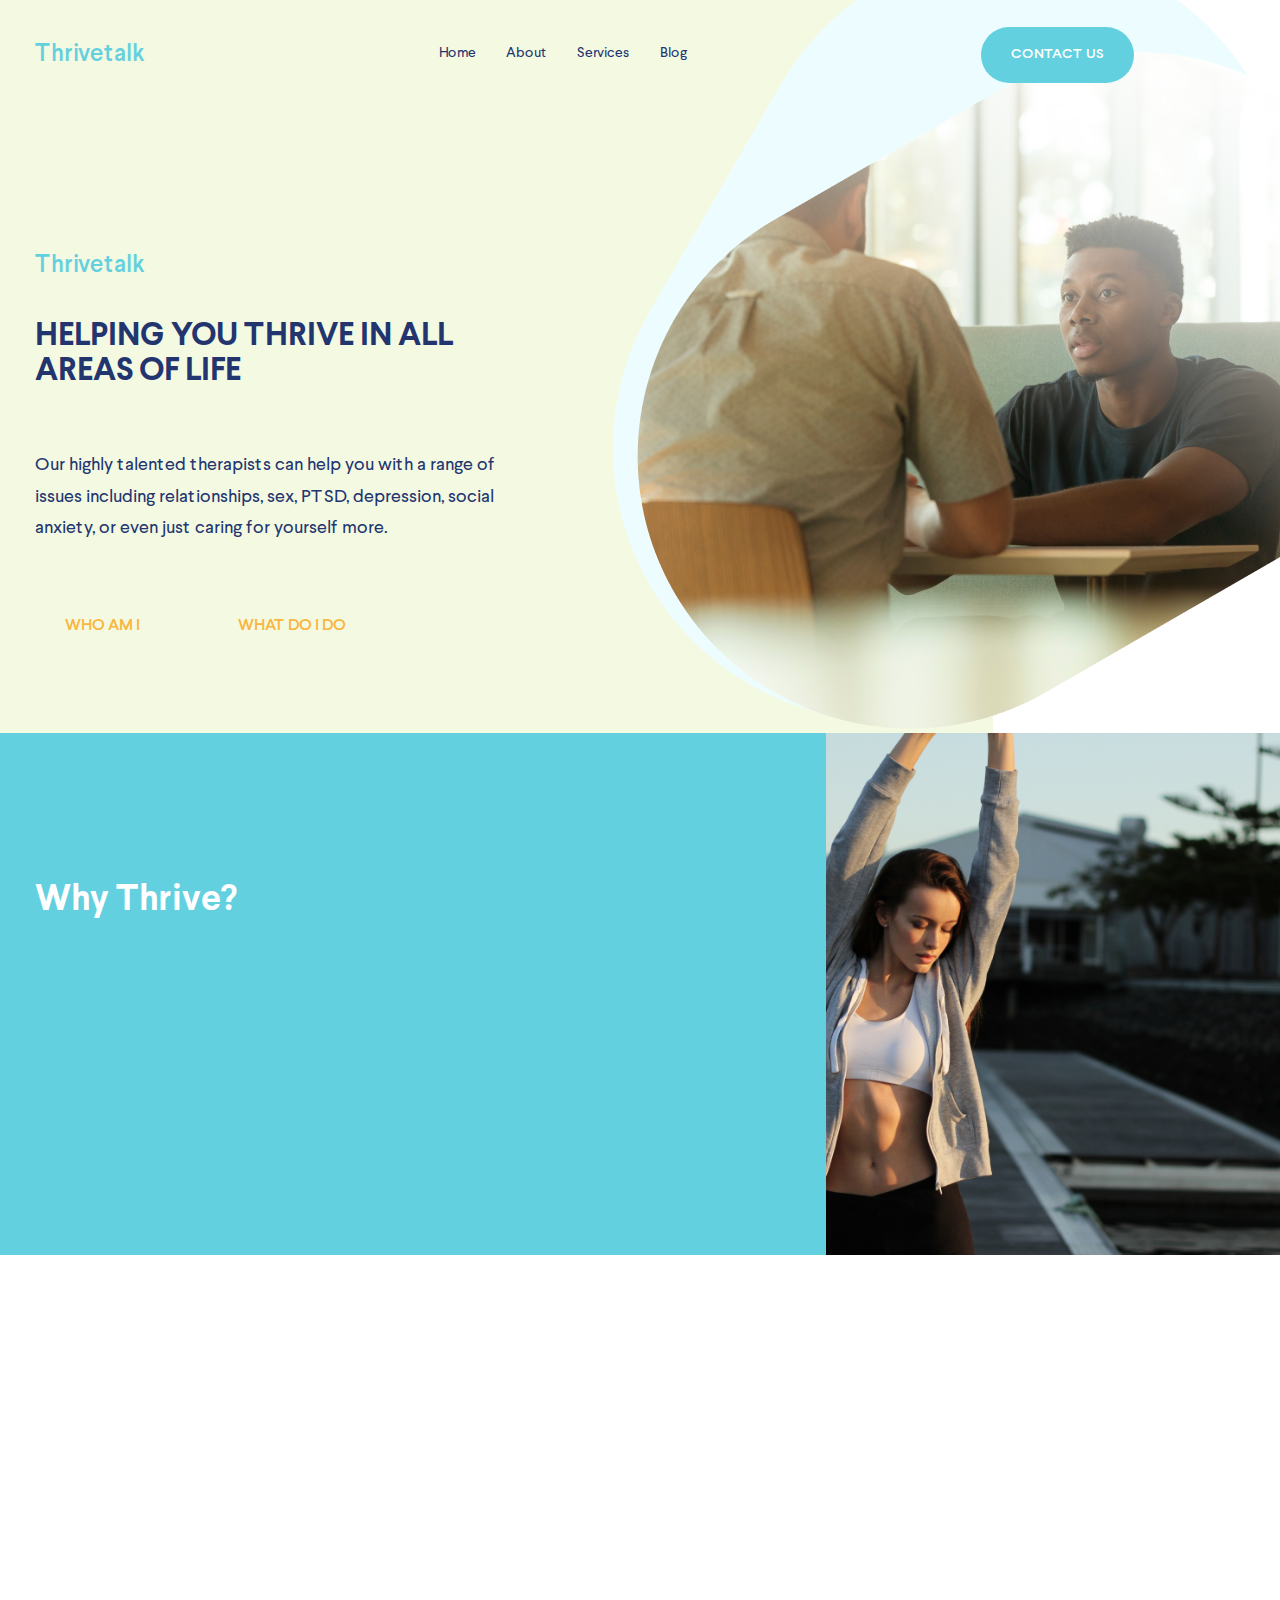
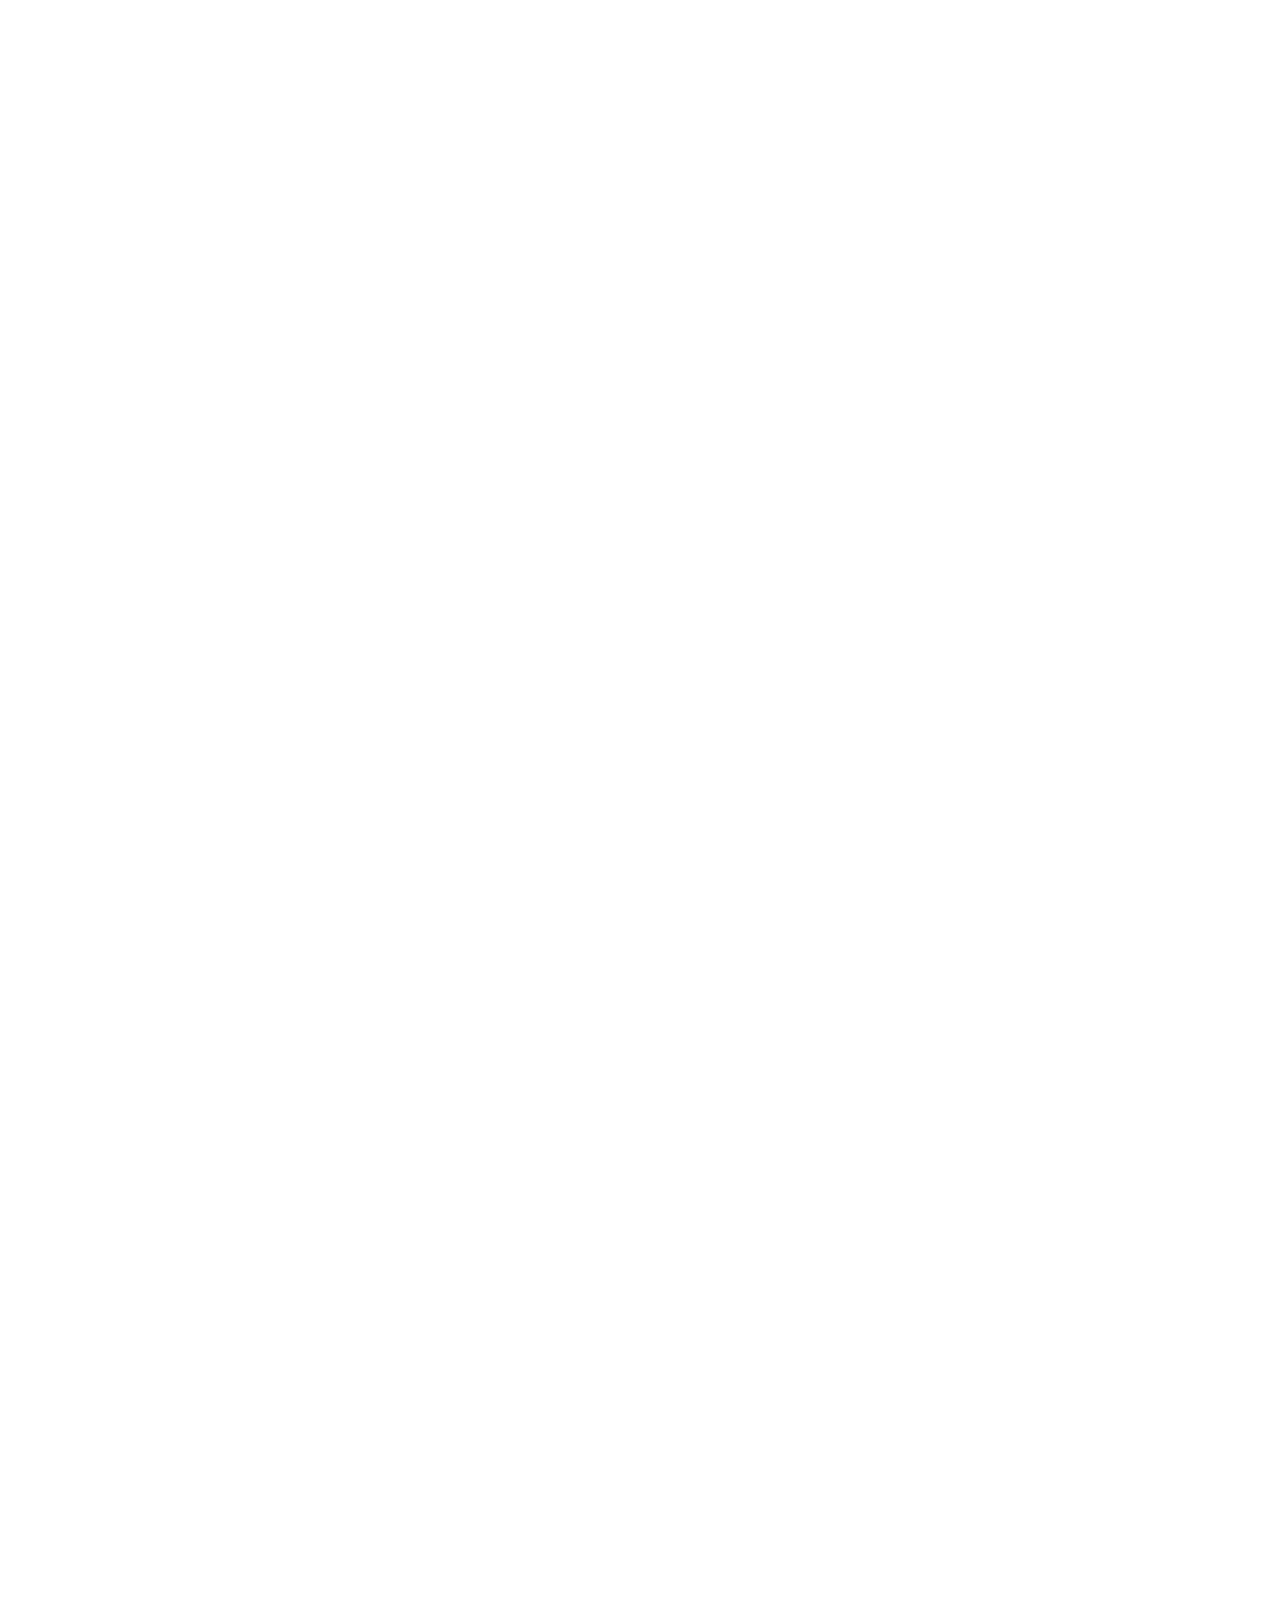
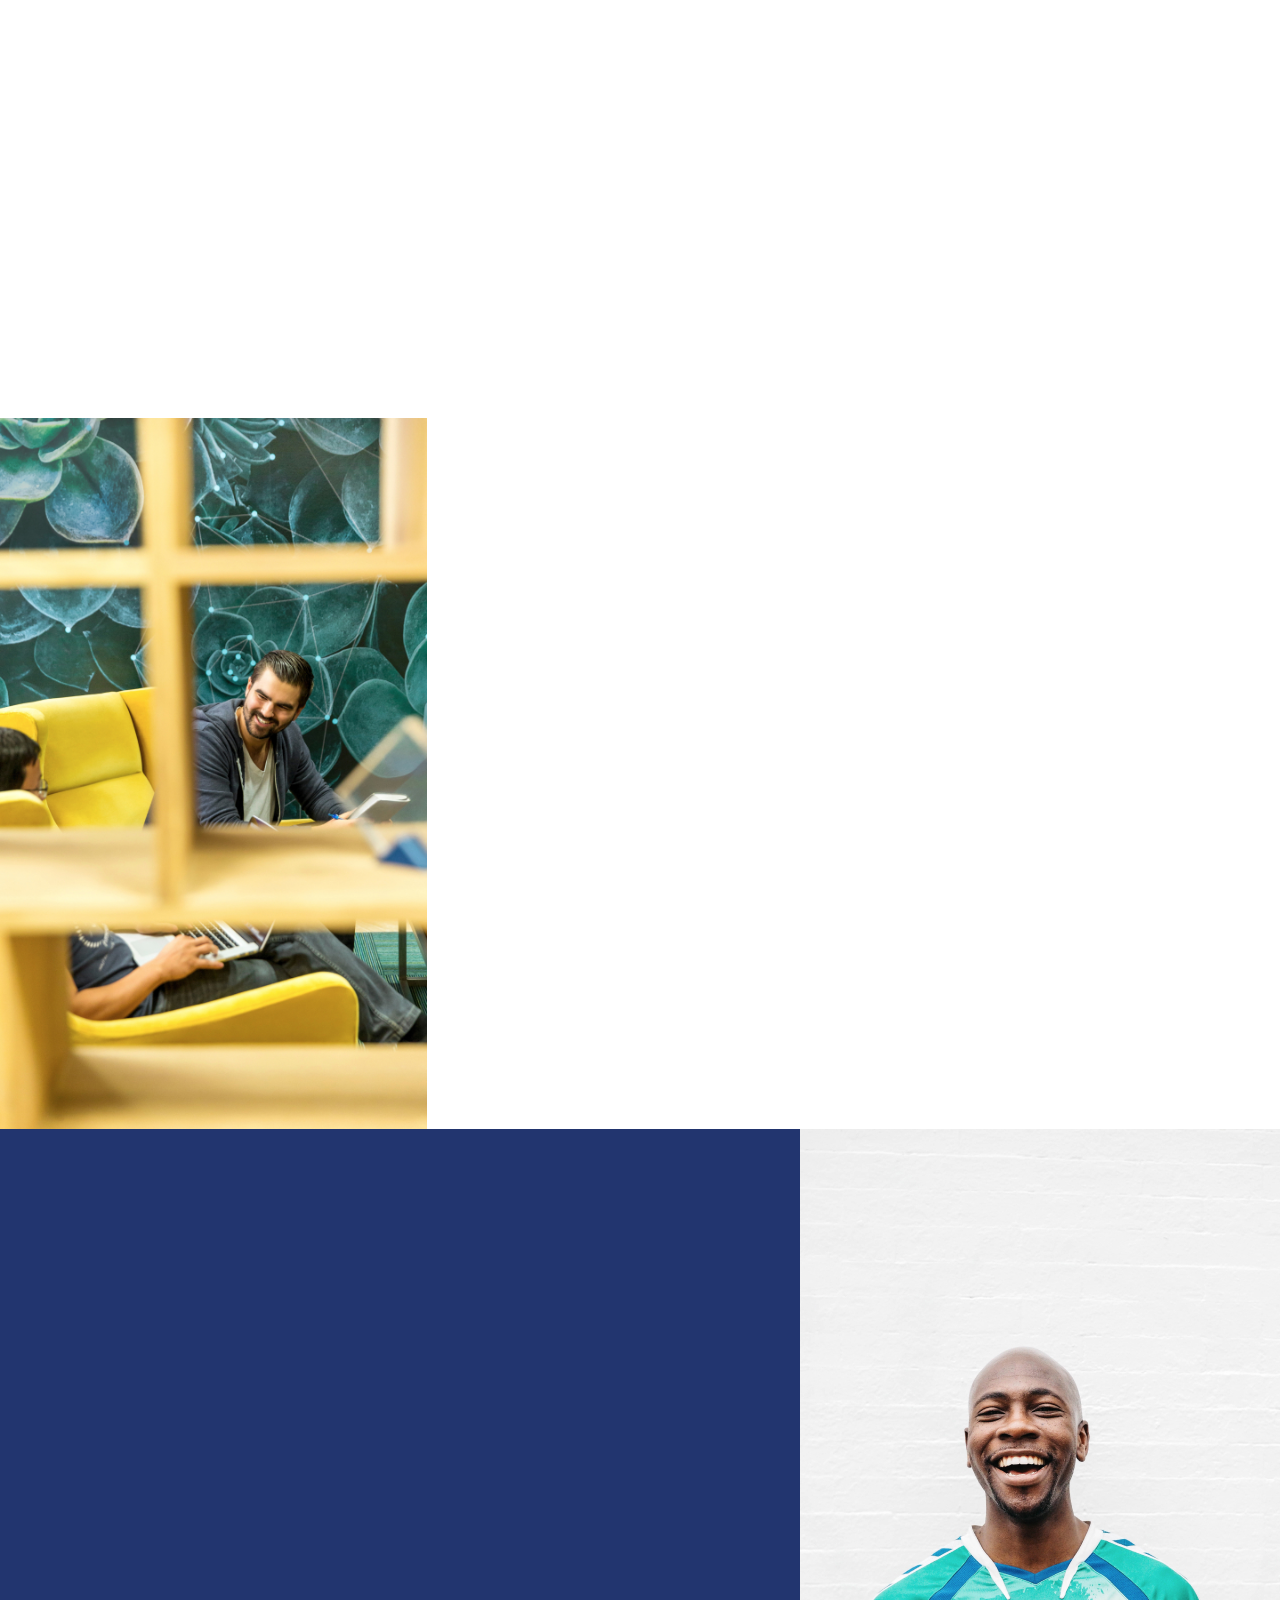
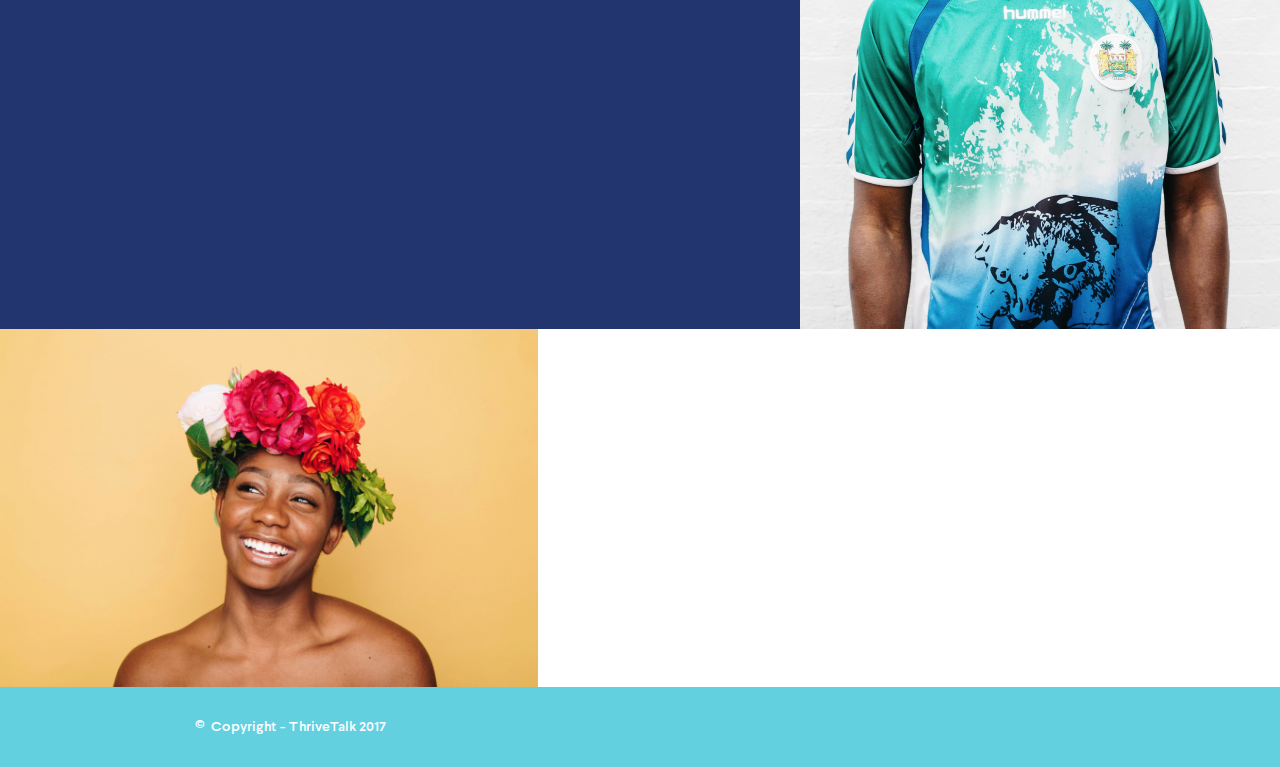
<file: index.html>
<!DOCTYPE html><html lang="en"><head><meta charset="UTF-8"><meta name="viewport" content="width=device-width, initial-scale=1.0"><title>Thrive Talk</title><link rel="stylesheet" href="https://cdnjs.cloudflare.com/ajax/libs/animate.css/4.1.1/animate.min.css"><link rel="stylesheet" href="main.a20c7a17.css"></head><body> <header class="header"> <div class="header__container container"> <a href="#" class="header__logo"> Thrivetalk </a> <nav class="header__nav nav"> <ul class="nav__list"> <li class="nav__item"> <a href="#advantages" class="nav__link smooth-scroll">Home</a> </li> <li class="nav__item"> <a href="#about" class="nav__link smooth-scroll">About</a> </li> <li class="nav__item"> <a href="#expertise" class="nav__link smooth-scroll">Services</a> </li> <li class="nav__item"> <a href="#facts" class="nav__link smooth-scroll">Blog</a> </li> </ul> </nav> <a href="#contact" class="header__contact smooth-scroll"> Contact us </a> </div> <div class="header__mobile"> <div class="header__mobile-button"></div> <ul class="header__mobile-list"> <li class="header__mobile-item"> <a href="#advantages" class="header__mobile-link smooth-scroll">Home</a> </li> <li class="header__mobile-item"> <a href="#about" class="header__mobile-link smooth-scroll">About</a> </li> <li class="header__mobile-item"> <a href="#expertise" class="header__mobile-link smooth-scroll">Services</a> </li> <li class="header__mobile-item"> <a href="#facts" class="header__mobile-link smooth-scroll">Blog</a> </li> </ul> </div> </header> <section class="showcase"> <div class="showcase__container container"> <div class="showcase__image"> <img src="showcase-background.431b09dc.png" alt="showcase-background"> </div> <div class="showcase__rectangle"></div> <div class="showcase__content"> <p class="showcase__subtitle">Thrivetalk</p> <h1 class="showcase__title wow animate__animated animate__slideInRight animate__fast"> Helping you thrive in all areas of life </h1> <p class="showcase__description wow animate__animated animate__slideInLeft animate__fast"> Our highly talented therapists can help you with a range of issues including relationships, sex, PTSD, depression, social anxiety, or even just caring for yourself more. </p> <div class="showcase__links"> <a href="#about" class="showcase__link smooth-scroll"> Who am I </a> <a href="#expertise" class="showcase__link smooth-scroll"> What do I do </a> </div> </div> </div> </section> <section class="advantages" id="advantages"> <div class="advantages__container container"> <div class="advantages__info"> <h2 class="advantages__title wow animate__animated animate__slideInRight animate__fast"> Why Thrive? </h2> <div class="advantages__text"> <p class="advantages__paragraph wow animate__animated animate__slideInLeft animate__fast"> <span> Want to improve your well-being from the comfort of your own couch? Are you having trouble finding the right therapist? </span> Here at ThriveTalk, our licensed therapists provide the same quality care you would get in office from anywhere you can access your laptop or mobile phone. Become your best self with ThriveTalk. Start therapy now with a licensed therapist! </p> </div> </div> <div class="advantages__image"> <img src="why-thrive.ecee0154.jpg" alt="Why Thrive?"> </div> </div> </section> <section class="about" id="about"> <div class="container"> <div class="about__inner"> <h3 class="about__title wow animate__animated animate__slideInLeft animate__fast"> About us </h3> <div class="about__text"> <p class="about__paragraph wow animate__animated animate__slideInRight animate__fast"> We want to help you thrive! Whether you are just looking for someone to talk to, or are struggling with a mental wellness issue we’re here to help. Our highly talented therapists can help you with a range of issues including relationships, sex, PTSD, depression, social anxiety, or even just caring for yourself more. </p> </div> </div> </div> </section> <section class="expertise" id="expertise"> <h3 class="expertise__title wow animate__animated animate__slideInLeft animate__fast"> We can help you with </h3> <div class="expertise__top"> <div class="expertise__top-block expertise__top-block--pink wow animate__animated animate__zoomIn"> <p class="expertise__top-block-text"> Weight Lifting </p> </div> <div class="expertise__top-block expertise__top-block--green wow animate__animated animate__zoomIn"> <p class="expertise__top-block-text"> Running & Spinning </p> </div> <div class="expertise__top-block expertise__top-block--cyan wow animate__animated animate__zoomIn"> <p class="expertise__top-block-text"> Pumping Iron </p> </div> <div class="expertise__top-block expertise__top-block--blue wow animate__animated animate__zoomIn"> <p class="expertise__top-block-text"> Pumping Iron </p> </div> </div> <div class="expertise__middle"> <div class="expertise__middle-block expertise__middle-block--darkblue wow animate__animated animate__zoomIn"> <p class="expertise__middle-block-text"> Physical Health </p> </div> <div class="expertise__middle-block expertise__middle-block--blue wow animate__animated animate__zoomIn"> <p class="expertise__middle-block-text"> Mental Health </p> </div> <div class="expertise__middle-block expertise__middle-block--imaged wow animate__animated animate__zoomIn"> <p class="expertise__middle-block-text"> Nutrition </p> </div> <div class="expertise__middle-block expertise__middle-block--cyan wow animate__animated animate__zoomIn"> <p class="expertise__middle-block-text"> Gymnastics </p> </div> <div class="expertise__middle-block expertise__middle-block--grey wow animate__animated animate__zoomIn"> <p class="expertise__middle-block-text"> Crossfit </p> </div> <div class="expertise__middle-block expertise__middle-block--orchid wow animate__animated animate__zoomIn"> <p class="expertise__middle-block-text"> Aerobics </p> </div> </div> <div class="expertise__bottom"> <div class="expertise__bottom-block wow animate__animated animate__zoomIn"> <p class="expertise__bottom-block-title"> Nutritional Plans </p> <p class="expertise__bottom-block-text"> Lorem ipsum, dolor sit amet consectetur adipisicing elit. Beatae dolor consectetur distinctio? Magni illum eos aut quasi itaque vero minima. </p> </div> <div class="expertise__bottom-block wow animate__animated animate__zoomIn"> <p class="expertise__bottom-block-title"> Weight Loss </p> <p class="expertise__bottom-block-text"> Lorem ipsum dolor sit amet consectetur adipisicing elit. Odit eius quidem illum sunt atque voluptas repellendus obcaecati dicta vitae dolorem. </p> </div> <div class="expertise__bottom-block wow animate__animated animate__zoomIn"> <p class="expertise__bottom-block-title"> Mental Peace </p> <p class="expertise__bottom-block-text"> Lorem ipsum dolor sit amet consectetur adipisicing elit. Officia sunt libero debitis laboriosam, voluptatum provident repellat deleniti veniam vitae sit! </p> </div> <div class="expertise__bottom-block wow animate__animated animate__zoomIn"> <p class="expertise__bottom-block-title"> Home Training </p> <p class="expertise__bottom-block-text"> Lorem ipsum dolor sit amet consectetur adipisicing elit. Ratione, eos qui omnis sequi laudantium iure assumenda debitis tempore fugiat porro? </p> </div> <div class="expertise__bottom-block wow animate__animated animate__zoomIn"> <p class="expertise__bottom-block-title"> Work/Life Balance </p> <p class="expertise__bottom-block-text"> Lorem ipsum dolor sit, amet consectetur adipisicing elit. Assumenda expedita esse est sint delectus voluptates omnis molestiae quae sed asperiores. </p> </div> <div class="expertise__bottom-block wow animate__animated animate__zoomIn"> <p class="expertise__bottom-block-title"> Cardio </p> <p class="expertise__bottom-block-text"> Lorem ipsum dolor sit, amet consectetur adipisicing elit. Incidunt delectus et dolore voluptatem odio dolorem blanditiis necessitatibus officia veritatis beatae. </p> </div> </div> </section> <section class="facts" id="facts"> <div class="facts__container container"> <div class="facts__image"> <img src="facts.41085d9f.jpg" alt="you also should know"> </div> <div class="facts__info wow animate__animated animate__slideInRight animate__fast"> <h3 class="facts__title"> You should also know </h3> <div class="facts__text"> <p class="facts__paragraph"> MDD affects more than 16.1 million American adults, or about 6.7%of the U.S. population age 18 and older in a given year. We at <span>ThriveTalk</span> can help you. </p> </div> </div> </div> </section> <section class="contact" id="contact"> <div class="contact__top"> <div class="contact__top-container container"> <div class="contact__top-info wow animate__animated animate__slideInLeft animate__fast"> <h3 class="contact__top-subtitle"> Contact us </h3> <h2 class="contact__top-title"> Ready. Set. Smile </h2> <div class="contact__top-text"> <p class="contact__top-paragraph"> Take the free online assessment to see if you are a candidate and get started on your journey. </p> <a href="#" class="contact__top-link"> Get help now </a> </div> </div> <div class="contact__top-image"> <img src="charles-etoroma.258d3e17.jpg" alt="ready set smile"> </div> </div> </div> <div class="contact__bottom"> <div class="contact__bottom-container container"> <div class="contact__bottom-image"> <img src="autumn-goodman.91a03287.jpg" alt="contacts"> </div> <div class="contact__bottom-info"> <div class="contact__bottom-item wow animate__animated animate__zoomIn"> <p class="contact__bottom-item-title"> Some info </p> <p class="contact__bottom-item-paragraph"> Lorem ipsum dolor sit, amet consectetur adipisicing elit. Odit, fugiat. </p> </div> <div class="contact__bottom-item wow animate__animated animate__zoomIn"> <p class="contact__bottom-item-title"> Enfold health </p> <a href="https://maps.google.com/?q=1+Main+Street,+Olcott+Buffalo,+United+States" target="_blank" rel="noopener" class="contact__bottom-item-paragraph contact__bottom-item-paragraph--address"> Main Street 1, Olcott <br> Buffalo, United States </a> <a href="tel:555283784333" class="contact__bottom-item-paragraph"> +555 283 784 333 </a> <a href="mailto:office@enfold-health.com" class="contact__bottom-item-paragraph contact__bottom-item-paragraph--email" target="_blank" rel="noopener"> office@enfold-health.com </a> </div> <div class="contact__bottom-item wow animate__animated animate__zoomIn"> <p class="contact__bottom-item-title"> Office hours </p> <p class="contact__bottom-item-paragraph"> Mo-Fr: 8:00-19:00 </p> <p class="contact__bottom-item-paragraph"> Sa: 8:00-14:00 </p> <p class="contact__bottom-item-paragraph"> Su: closed </p> </div> </div> </div> </div> </section> <footer class="footer"> <div class="container"> <p class="footer__text"> <span>&copy;</span>Copyright - ThriveTalk 2017 </p> </div> </footer> <script src="https://cdnjs.cloudflare.com/ajax/libs/jquery/3.5.1/jquery.min.js">
    </script> <script src="https://cdnjs.cloudflare.com/ajax/libs/wow/1.1.2/wow.min.js">
    </script> <script src="main.c390bfa9.js"></script> </body></html>
</file>
<file: main.a20c7a17.css>
*,:after,:before{box-sizing:border-box}body{margin:0}h1,h2,h3,h4,h5,h6{margin:0;font:inherit}p{margin:0}a{text-decoration:none;color:inherit;display:block}ol,ul{list-style:none;margin:0;padding:0}img{display:block;max-width:100%;height:auto}@font-face{font-family:Larsseit;src:url(Larsseit-Thin.22246a94.eot);src:local("Larsseit Thin"),local("Larsseit-Thin"),url(Larsseit-Thin.22246a94.eot?#iefix) format("embedded-opentype"),url(Larsseit-Thin.f41d5330.woff2) format("woff2"),url(Larsseit-Thin.7ac5943e.woff) format("woff"),url(Larsseit-Thin.d279e4be.ttf) format("truetype");font-weight:100;font-style:normal}@font-face{font-family:Larsseit;src:url(Larsseit-ThinItalic.ba2639e6.eot);src:local("Larsseit Thin Italic"),local("Larsseit-ThinItalic"),url(Larsseit-ThinItalic.ba2639e6.eot?#iefix) format("embedded-opentype"),url(Larsseit-ThinItalic.c071eb5f.woff2) format("woff2"),url(Larsseit-ThinItalic.630212bb.woff) format("woff"),url(Larsseit-ThinItalic.bc4ba274.ttf) format("truetype");font-weight:100;font-style:italic}@font-face{font-family:Larsseit;src:url(Larsseit-Light.900d5087.eot);src:local("Larsseit Light"),local("Larsseit-Light"),url(Larsseit-Light.900d5087.eot?#iefix) format("embedded-opentype"),url(Larsseit-Light.5d9438be.ttf) format("truetype"),url(Larsseit-Light.82567a53.woff2) format("woff2"),url(Larsseit-Light.1d1c713b.woff) format("woff");font-weight:300;font-style:normal}@font-face{font-family:Larsseit;src:url(Larsseit-LightItalic.5b0f68fc.eot);src:local("Larsseit Light Italic"),local("Larsseit-LightItalic"),url(Larsseit-LightItalic.5b0f68fc.eot?#iefix) format("embedded-opentype"),url(Larsseit-LightItalic.c0f9d8ca.woff2) format("woff2"),url(Larsseit-LightItalic.49b16008.woff) format("woff"),url(Larsseit-LightItalic.b69e5d42.ttf) format("truetype");font-weight:300;font-style:italic}@font-face{font-family:Larsseit;src:url(Larsseit-Regular.1d297523.eot);src:local("Larsseit Regular"),url(Larsseit-Regular.1d297523.eot?#iefix) format("embedded-opentype"),url(Larsseit-Regular.bf9cca62.woff2) format("woff2"),url(Larsseit-Regular.9c64543d.woff) format("woff"),url(Larsseit-Regular.30c42106.ttf) format("truetype");font-weight:400;font-style:normal}@font-face{font-family:Larsseit;src:url(Larsseit-RegularItalic.fbf25704.eot);src:local("Larsseit Regular Italic"),local("Larsseit-RegularItalic"),url(Larsseit-RegularItalic.fbf25704.eot?#iefix) format("embedded-opentype"),url(Larsseit-RegularItalic.d058b356.woff2) format("woff2"),url(Larsseit-RegularItalic.82bb7956.woff) format("woff"),url(Larsseit-RegularItalic.81894da8.ttf) format("truetype");font-weight:400;font-style:italic}@font-face{font-family:Larsseit;src:url(Larsseit-Medium.34839587.eot);src:local("Larsseit Medium"),local("Larsseit-Medium"),url(Larsseit-Medium.34839587.eot?#iefix) format("embedded-opentype"),url(Larsseit-Medium.1506c2c7.woff2) format("woff2"),url(Larsseit-Medium.020f33fe.woff) format("woff"),url(Larsseit-Medium.911e00d1.ttf) format("truetype");font-weight:500;font-style:normal}@font-face{font-family:Larsseit;src:url(Larsseit-MediumItalic.9571faad.eot);src:local("Larsseit Medium Italic"),local("Larsseit-MediumItalic"),url(Larsseit-MediumItalic.9571faad.eot?#iefix) format("embedded-opentype"),url(Larsseit-MediumItalic.2db59e0d.woff2) format("woff2"),url(Larsseit-MediumItalic.fb46a621.woff) format("woff"),url(Larsseit-MediumItalic.9d2afa17.ttf) format("truetype");font-weight:500;font-style:italic}@font-face{font-family:Larsseit;src:url(Larsseit-Bold.ca295a5b.eot);src:local("Larsseit Bold"),local("Larsseit-Bold"),url(Larsseit-Bold.ca295a5b.eot?#iefix) format("embedded-opentype"),url(Larsseit-Bold.702b2f63.woff2) format("woff2"),url(Larsseit-Bold.e43b77ae.woff) format("woff"),url(Larsseit-Bold.3d5faef1.ttf) format("truetype");font-weight:700;font-style:normal}@font-face{font-family:Larsseit;src:url(Larsseit-BoldItalic.abbebc18.eot);src:local("Larsseit Bold Italic"),local("Larsseit-BoldItalic"),url(Larsseit-BoldItalic.abbebc18.eot?#iefix) format("embedded-opentype"),url(Larsseit-BoldItalic.1b0bf464.woff2) format("woff2"),url(Larsseit-BoldItalic.3fbe5558.woff) format("woff"),url(Larsseit-BoldItalic.0284b785.ttf) format("truetype");font-weight:700;font-style:italic}@font-face{font-family:Larsseit;src:url(Larsseit-ExtraBold.86ce3716.eot);src:local("Larsseit ExtraBold"),local("Larsseit-ExtraBold"),url(Larsseit-ExtraBold.86ce3716.eot?#iefix) format("embedded-opentype"),url(Larsseit-ExtraBold.06c68b80.woff2) format("woff2"),url(Larsseit-ExtraBold.a30ce9ba.woff) format("woff"),url(Larsseit-ExtraBold.1ffcc314.ttf) format("truetype");font-weight:800;font-style:normal}@font-face{font-family:Larsseit;src:url(Larsseit-ExtraBoldItalic.3c7ba1ba.eot);src:local("Larsseit ExtraBold Italic"),local("Larsseit-ExtraBoldItalic"),url(Larsseit-ExtraBoldItalic.3c7ba1ba.eot?#iefix) format("embedded-opentype"),url(Larsseit-ExtraBoldItalic.61570cea.woff2) format("woff2"),url(Larsseit-ExtraBoldItalic.dfb6ede6.woff) format("woff"),url(Larsseit-ExtraBoldItalic.c3061339.ttf) format("truetype");font-weight:800;font-style:italic}@font-face{font-family:icomoon;src:url(icomoon.688a7acd.eot?v2q2yq);src:url(icomoon.688a7acd.eot?v2q2yq#iefix) format("embedded-opentype"),url(icomoon.3c059514.ttf?v2q2yq) format("truetype"),url(icomoon.19819755.woff?v2q2yq) format("woff"),url(icomoon.4e8792ef.svg?v2q2yq#icomoon) format("svg");font-weight:400;font-style:normal;font-display:block}[class*=" icon-"],[class^=icon-]{font-family:icomoon!important;speak:never;font-style:normal;font-weight:400;font-variant:normal;text-transform:none;line-height:1;-webkit-font-smoothing:antialiased;-moz-osx-font-smoothing:grayscale}.icon-menu:before{content:"\e9bd"}.icon-cross:before{content:"\ea0f"}.header{padding:27px 131px 0 179px;position:relative}.header:before{position:absolute;top:0;left:0;content:"";height:100%;width:77.56944%;background-color:#f4f9e2}.header__container{position:relative;display:flex;justify-content:space-between;align-items:center}.header__logo{font-weight:500;color:#62d0df;font-size:24px;line-height:112.5%;transition:all .3s}.header__logo:hover{transform:scale(1.2)}.header__mobile{position:absolute;top:53px;width:100%;background-color:#f4f9e2;text-align:center;z-index:10}.header__mobile-list{display:none}.header__mobile-link{font-weight:400;font-size:14px;line-height:114.28571%;padding:12px 5px;border-bottom:2px solid transparent;transition:all .3s}.header__mobile-link:hover{font-weight:500;border-bottom-color:#22356f}.header__mobile-button{position:absolute;top:-46px;right:15px;width:40px;height:40px;color:#000;font-size:25px;z-index:6;cursor:pointer}.header__mobile-button:before{position:absolute;top:50%;left:50%;transform:translate(-50%,-50%);font-family:icomoon,sans-serif;content:"\e9bd"}.header__mobile-button--opened{font-size:20px}.header__mobile-button--opened:before{content:"\ea0f"}.header__contact{font-size:14px;line-height:114.28571%;text-transform:uppercase;font-weight:500;color:#fff;background-color:#62d0df;padding:20px 30px;border-radius:50px;transition:all .3s;position:relative;z-index:6}.header__contact:hover{box-shadow:0 0 10px #62d0df,0 0 25px #62d0df,0 0 40px #62d0df}@media screen and (min-width:1600px){.header{padding-left:0;padding-right:0}}@media screen and (max-width:1440px){.header{padding-left:20px}}@media screen and (max-width:850px){.header{padding-right:0;padding-left:0}.header:before{width:100%}}@media screen and (max-width:650px){.header{padding-top:15px;padding-bottom:50px}.header__container{flex-direction:column}.header__logo,.header__nav{margin-bottom:20px}}@media screen and (max-width:400px){.header__nav{display:none}}@media screen and (min-width:401px){.header__nav{display:flex}.header__mobile{display:none!important}}.nav{position:relative;z-index:6}.nav__list{display:flex;justify-content:space-between}.nav__item:not(:last-child){margin-right:20px}.nav__link{font-weight:400;font-size:14px;line-height:114.28571%;padding:12px 5px;border-bottom:2px solid transparent;transition:all .3s}.nav__link:hover{font-weight:500;border-bottom-color:#22356f}.showcase{padding:170px 0 75px 179px;position:relative}.showcase:before{position:absolute;top:0;left:0;content:"";height:100%;width:77.56944%;background-color:#f4f9e2}.showcase__image{top:-200px;right:-65px;z-index:5}.showcase__image,.showcase__rectangle{position:absolute;height:545px;width:808px}.showcase__rectangle{top:85px;right:80px;background-color:#edfdff;z-index:1;border-radius:312px;transform:rotate(-60deg);transform-origin:30% top}.showcase__container{position:relative}.showcase__content{max-width:485px;position:relative;z-index:5}.showcase__subtitle{font-weight:500;color:#62d0df;font-size:24px;line-height:112.5%;margin-bottom:40px}.showcase__title{font-size:48px;line-height:110.41667%;text-transform:uppercase;font-weight:700;margin-bottom:60px}.showcase__description{font-size:24px;line-height:175%;margin-bottom:60px}.showcase__links{display:flex}.showcase__link{font-size:16px;font-weight:500;line-height:143.75%;text-transform:uppercase;padding:10px 30px;color:#f9b640;transition:all .5s}.showcase__link:not(:last-child){margin-right:38px}.showcase__link:hover{background-color:#f9b640;color:#fff}@media screen and (max-width:1439px){.showcase{padding-left:20px;padding-bottom:85px}.showcase__image{top:-248px}.showcase__title{font-size:32px}.showcase__description{font-size:18px}}@media screen and (max-width:1250px){.showcase{padding-top:20px}.showcase__image{top:-112px;max-width:50%}.showcase__rectangle{top:200px;right:-100px}}@media screen and (max-width:1000px){.showcase__rectangle{display:none}}@media screen and (max-width:850px){.showcase{padding-bottom:50px;padding-left:0}.showcase:before{width:100%}.showcase__image,.showcase__rectangle{display:none}.showcase__content{margin:0 auto}.showcase__subtitle,.showcase__title{text-align:center}}@media screen and (max-width:600px){.showcase__title{font-size:24px}.showcase__description,.showcase__title{margin-bottom:30px}}@media screen and (max-width:450px){.showcase__description{text-align:justify}.showcase__links{flex-direction:column;justify-content:center;align-items:center}.showcase__link:not(:last-child){margin-right:0}}.advantages{padding-left:178px;background-color:#62d0df;color:#fff;position:relative;z-index:5}.advantages .container{padding-left:0;padding-right:0;margin-right:0}.advantages__container{display:flex;justify-content:space-between}.advantages__title{font-size:36px;line-height:1;font-weight:700;margin-bottom:75px}.advantages__info{padding-top:150px;max-width:555px}.advantages__paragraph{font-size:20px;line-height:145%;font-weight:100}.advantages__paragraph span{font-size:24px;line-height:145.83333%;font-weight:500}@media screen and (min-width:1441px){.advantages .container{padding:0 15px;margin-right:auto}}@media screen and (max-width:1440px){.advantages{padding-left:35px}.advantages__info{width:60%;max-width:none}.advantages__title{margin-bottom:30px}.advantages__image{width:36.45833%}}@media screen and (max-width:1150px){.advantages__title{font-size:24px}.advantages__paragraph{font-size:14px}.advantages__paragraph span{font-size:18px}}@media screen and (max-width:900px){.advantages__info{padding-top:50px}}@media screen and (max-width:700px){.advantages__info{padding-top:10px}}@media screen and (max-width:630px){.advantages{padding-top:50px;padding-left:0}.advantages__container{flex-direction:column}.advantages__image,.advantages__info{width:100%}.advantages__info{margin-bottom:30px;padding:10px 15px 0}.advantages__title{text-align:center}.advantages__paragraph{text-align:justify}.advantages__image img{margin:0 auto}}.about{padding:147px 0 76px}.about__inner{max-width:910px;margin:0 auto;display:flex;justify-content:space-between}.about__title{font-weight:400;font-size:16px;line-height:143.75%;text-transform:uppercase}.about__text{max-width:592px}.about__paragraph{font-weight:500;font-size:24px;line-height:141.66667%}@media screen and (max-width:850px){.about{padding:50px 0}.about__inner{flex-direction:column;align-items:center}.about__title{margin-bottom:30px}.about__paragraph{text-align:justify;font-size:16px}}.expertise__title{padding:0 15px;font-weight:400;font-size:16px;line-height:143.75%;text-transform:uppercase;text-align:center;margin-bottom:24px}.expertise__top{display:flex;max-width:1440px;margin:0 auto 120px;color:#fff}.expertise__top-block{flex-basis:360px;min-height:360px;padding:72px 52px 0;transition:all .3s;position:relative}.expertise__top-block:hover{z-index:5}.expertise__top-block--pink{background-color:#ffe2de}.expertise__top-block--pink:hover{box-shadow:0 0 10px #ffe2de,0 0 25px #ffe2de,0 0 40px #ffe2de}.expertise__top-block--green{background-color:#c4e769}.expertise__top-block--green:hover{box-shadow:0 0 10px #c4e769,0 0 25px #c4e769,0 0 40px #c4e769}.expertise__top-block--cyan{background-color:#62d0df}.expertise__top-block--cyan:hover{box-shadow:0 0 10px #62d0df,0 0 25px #62d0df,0 0 40px #62d0df}.expertise__top-block--blue{background-color:#0052c1}.expertise__top-block--blue:hover{box-shadow:0 0 10px #0052c1,0 0 25px #0052c1,0 0 40px #0052c1}.expertise__top-block-text{font-weight:500;font-size:32px;line-height:106.25%;padding-top:23px;padding-left:24px;position:relative;border-top:1px solid #fff}.expertise__top-block-text:before{position:absolute;top:50%;transform:translateY(50%);left:0;content:"";width:9px;height:9px;border-radius:50%;background-color:#e9b730}.expertise__middle{display:flex;flex-wrap:wrap;max-width:1440px;margin:0 auto 22px;color:#fff}.expertise__middle-block{width:33.33333%;min-height:480px;padding:72px 52px 0;transition:all .3s;position:relative}.expertise__middle-block:hover{z-index:5}.expertise__middle-block--darkblue{background-color:#22356f}.expertise__middle-block--darkblue:hover{box-shadow:0 0 10px #22356f,0 0 25px #22356f,0 0 40px #22356f}.expertise__middle-block--blue{background-color:#0052c1}.expertise__middle-block--blue:hover{box-shadow:0 0 10px #0052c1,0 0 25px #0052c1,0 0 40px #0052c1}.expertise__middle-block--imaged{background-image:url(nutrition.a594c429.png);background-repeat:no-repeat;background-size:cover;background-position:50%}.expertise__middle-block--imaged:hover{box-shadow:0 0 10px #b3d0ce,0 0 25px #b3d0ce,0 0 40px #b3d0ce}.expertise__middle-block--cyan{background-color:#62d0df}.expertise__middle-block--cyan:hover{box-shadow:0 0 10px #62d0df,0 0 25px #62d0df,0 0 40px #62d0df}.expertise__middle-block--grey{background-color:#dee1ff}.expertise__middle-block--grey:hover{box-shadow:0 0 10px #dee1ff,0 0 25px #dee1ff,0 0 40px #dee1ff}.expertise__middle-block--orchid{background-color:#8f00ff}.expertise__middle-block--orchid:hover{box-shadow:0 0 10px #8f00ff,0 0 25px #8f00ff,0 0 40px #8f00ff}.expertise__middle-block-text{font-weight:500;font-size:32px;line-height:106.25%;padding-top:23px;padding-left:24px;position:relative;border-top:1px solid #fff}.expertise__middle-block-text:before{position:absolute;top:50%;transform:translateY(50%);left:0;content:"";width:9px;height:9px;border-radius:50%;background-color:#e9b730}.expertise__bottom{display:flex;flex-wrap:wrap;max-width:1440px;margin:0 auto 77px}.expertise__bottom-block{width:33.33333%;padding:55px 77px 37px 105px}.expertise__bottom-block-title{font-weight:500;font-size:28px;line-height:117.85714%;margin-bottom:28px}.expertise__bottom-block-text{font-size:16px;line-height:156.25%;opacity:.5}@media screen and (max-width:1440px){.expertise__top{margin-bottom:30px}.expertise__middle-block-text,.expertise__top-block-text{font-size:24px}.expertise__bottom-block{padding:30px}.expertise__bottom-block-title{text-align:center}.expertise__bottom-block-text{text-align:justify}}@media screen and (max-width:960px){.expertise__top{flex-wrap:wrap;justify-content:center}.expertise__top-block{min-height:200px}.expertise__middle-block{width:50%;min-height:200px}.expertise__bottom{margin-bottom:30px}.expertise__bottom-block{width:50%}}@media screen and (max-width:720px){.expertise__top-block{width:100%;flex-basis:100%}.expertise__bottom{flex-direction:column;align-items:center}.expertise__bottom-block{padding:0}.expertise__bottom-block:not(:last-child){margin-bottom:30px}.expertise__bottom-block-title{margin-bottom:10px}}@media screen and (max-width:600px){.expertise__bottom-block{width:90%}}@media screen and (max-width:480px){.expertise__middle-block{width:100%}}.facts{padding-right:175px}.facts .container{margin-left:0;padding:0}.facts__container{display:flex;justify-content:space-between}.facts__info{max-width:690px;padding-top:103px}.facts__title{font-weight:400;font-size:16px;line-height:1;text-transform:uppercase;margin-bottom:225px}.facts__paragraph{font-weight:700;font-size:36px;line-height:147.22222%}.facts__paragraph span{color:#62d0df}@media screen and (min-width:1441px){.facts{padding-right:0}.facts .container{margin-left:auto;padding:0 15px}}@media screen and (max-width:1440px){.facts{padding-right:0}.facts__info{padding-right:15px}.facts__image{width:33.33333%}.facts__paragraph{font-size:24px}}@media screen and (max-width:1250px){.facts__info{padding-left:30px}.facts__title{margin-bottom:50px}}@media screen and (max-width:1000px){.facts__info{padding-top:50px}.facts__paragraph{font-size:16px}}@media screen and (max-width:850px){.facts__container{flex-direction:column-reverse}.facts__info{margin:0 auto 30px;padding:50px 15px 0}.facts__title{text-align:center}.facts__paragraph{text-align:justify}.facts__image{width:100%}.facts__image img{margin:0 auto}}.contact__top{color:#fff;background-color:#22356f}.contact__top .container{margin-right:0;padding:0}.contact__top-container{display:flex;justify-content:space-between}.contact__top-info{padding-top:103px;padding-left:180px;max-width:720px}.contact__top-subtitle{font-size:16px;line-height:1;margin-bottom:230px;text-transform:uppercase}.contact__top-title{font-weight:700;font-size:64px;line-height:146.875%;margin-bottom:75px}.contact__top-paragraph{font-size:36px;line-height:147.22222%;margin-bottom:50px}.contact__top-link{font-weight:500;font-size:16px;line-height:143.75%;color:#62d0df;text-transform:uppercase;padding:10px 0;letter-spacing:.7px}.contact__bottom .container{margin-left:0;padding:0}.contact__bottom-container{display:flex;justify-content:space-between}.contact__bottom-info{padding-top:50px;padding-left:170px;display:flex}.contact__bottom-item{flex-basis:220px;padding-right:59px}.contact__bottom-item-title{font-weight:700;font-size:14px;line-height:1;text-transform:uppercase;margin-bottom:65px}.contact__bottom-item-paragraph{opacity:.5;font-size:14px;line-height:164.28571%}.contact__bottom-item-paragraph--address{margin-bottom:20px}.contact__bottom-item-paragraph--email{color:#006dff;opacity:1;margin-top:10px}@media screen and (min-width:1441px){.contact__top .container{margin-right:auto;padding:0 15px}.contact__bottom .container{margin-left:auto;padding:0 15px}}@media screen and (max-width:1440px){.contact__top-info{padding-left:35px}.contact__top-title{font-size:40px}.contact__top-paragraph{font-size:24px}}@media screen and (max-width:1250px){.contact__bottom-info{padding-top:20px;padding-left:20px}.contact__bottom-item{padding-right:20px}.contact__bottom-item-title{margin-bottom:20px}}@media screen and (max-width:1150px){.contact__top-paragraph,.contact__top-subtitle,.contact__top-title{margin-bottom:30px}}@media screen and (max-width:980px){.contact__bottom-item-paragraph--email{font-size:10px}}@media screen and (max-width:900px){.contact__top-info{padding-top:50px;padding-right:20px}.contact__top-subtitle{font-size:14px}.contact__top-title{font-size:32px}.contact__top-paragraph{font-size:18px}}@media screen and (max-width:800px){.contact__bottom-container{flex-direction:column-reverse}.contact__bottom-info{justify-content:center;margin-bottom:30px;flex-direction:column;padding:20px 15px 0}.contact__bottom-item{flex-basis:0;padding-right:0;text-align:center}.contact__bottom-item:not(:last-child){margin-bottom:25px}.contact__bottom-item-paragraph--address,.contact__bottom-item-title{margin-bottom:5px}.contact__bottom-item-paragraph--email{margin-top:0;font-size:14px}.contact__bottom-image img{margin:0 auto}}@media screen and (max-width:600px){.contact__top-container{flex-direction:column}.contact__top-info{padding:50px 15px 0;margin-bottom:30px}.contact__top-link,.contact__top-subtitle,.contact__top-title{text-align:center}.contact__top-paragraph{text-align:justify}.contact__top-image img{margin:0 auto}}.footer{background-color:#62d0df;padding:32px 0 32px 180px}.footer__text{font-weight:500;font-size:14px;line-height:1;color:#fff;position:relative}.footer__text span{align-items:center;margin-right:5px;vertical-align:middle;font-size:16px}@media screen and (max-width:800px){.footer{padding-left:0}.footer__text{text-align:center}}html{overflow-x:hidden}body{font-family:Larsseit,sans-serif;color:#22356f}.container{max-width:1440px;padding:0 15px;margin:0 auto}
/*# sourceMappingURL=main.a20c7a17.css.map */
</file>
